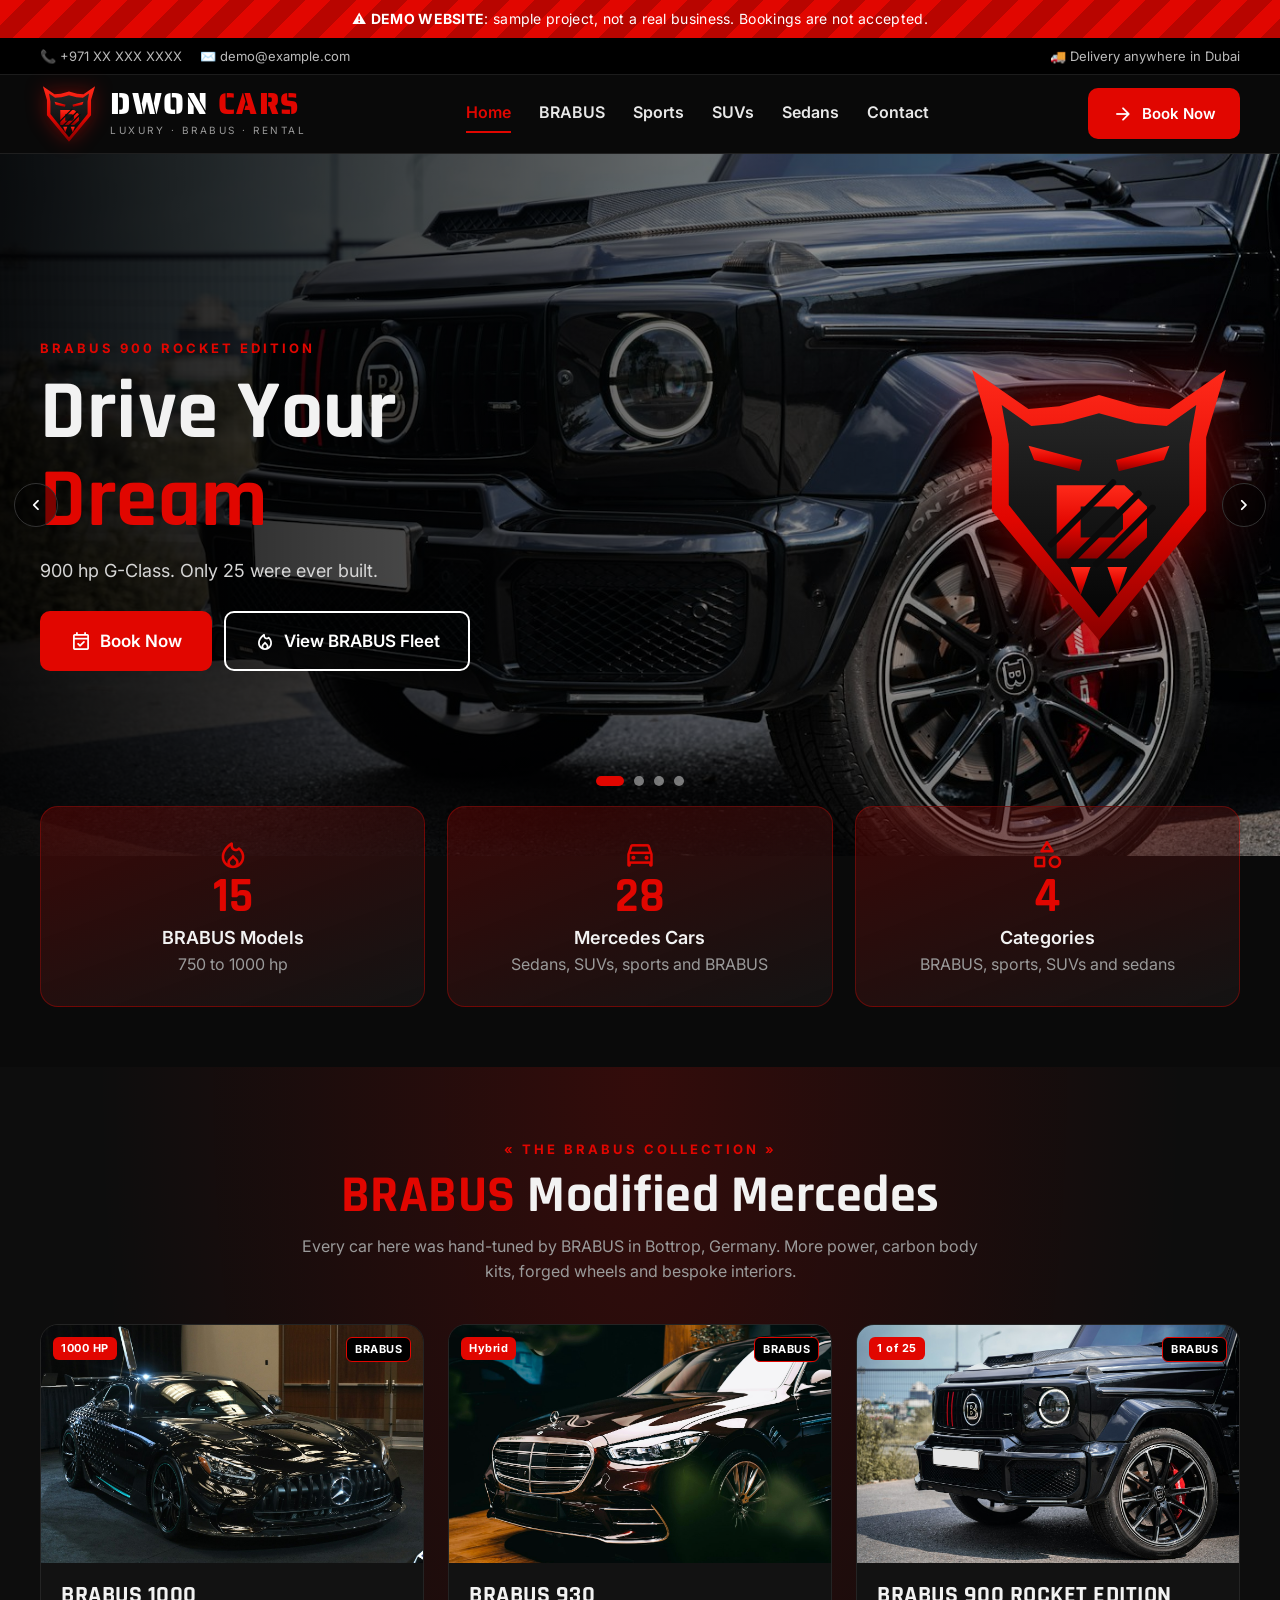
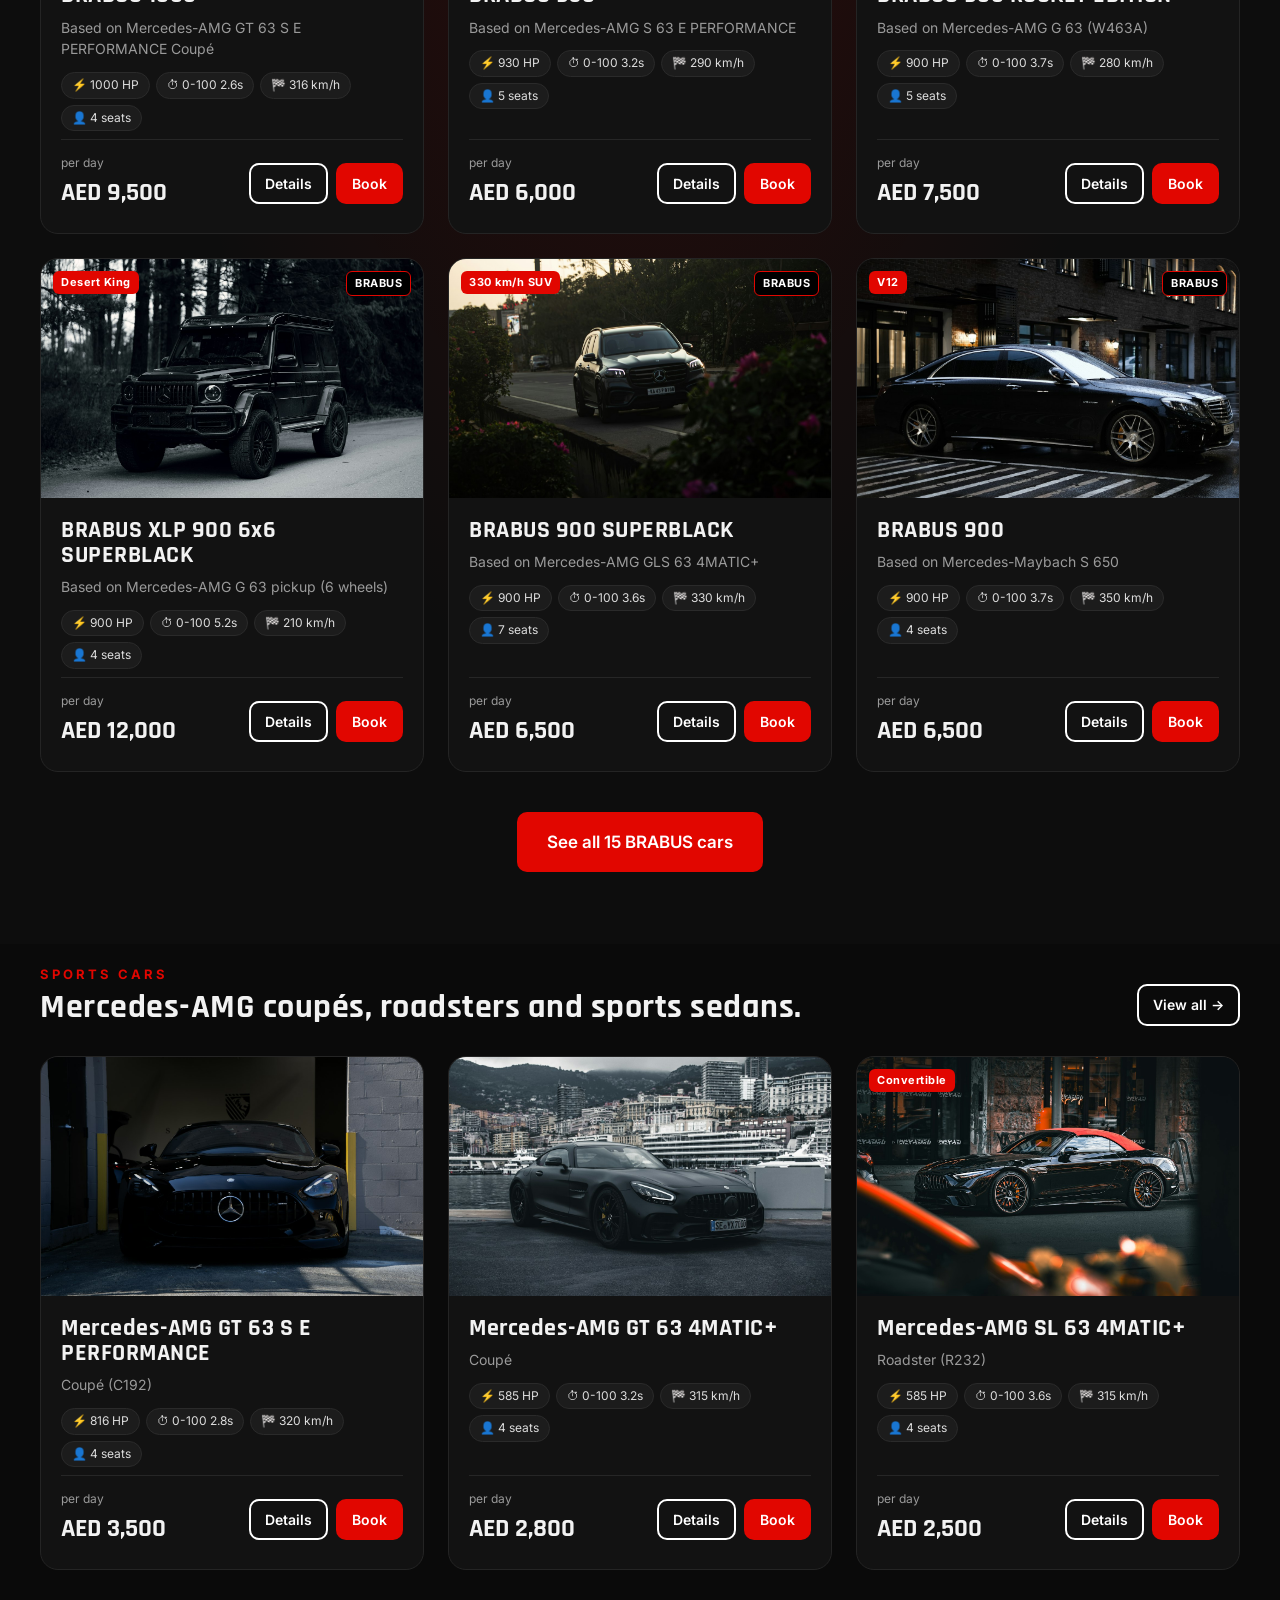
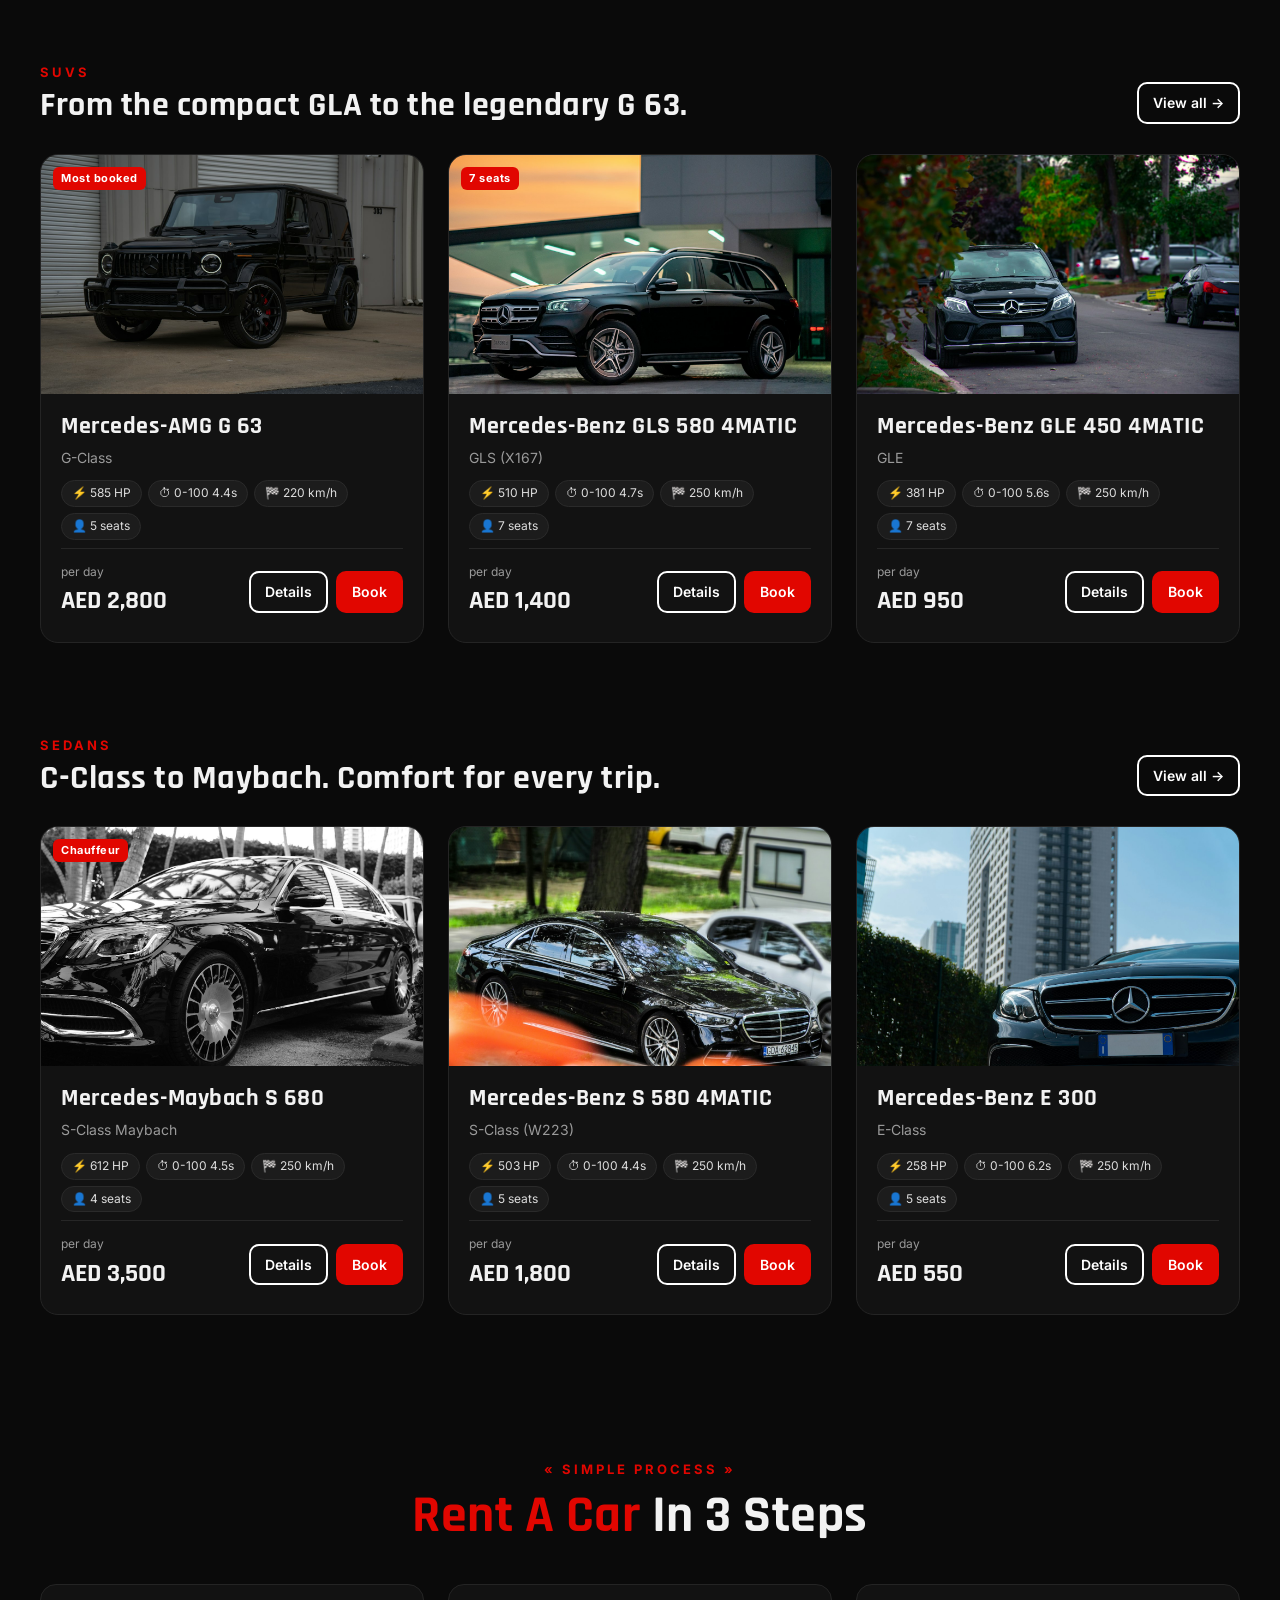
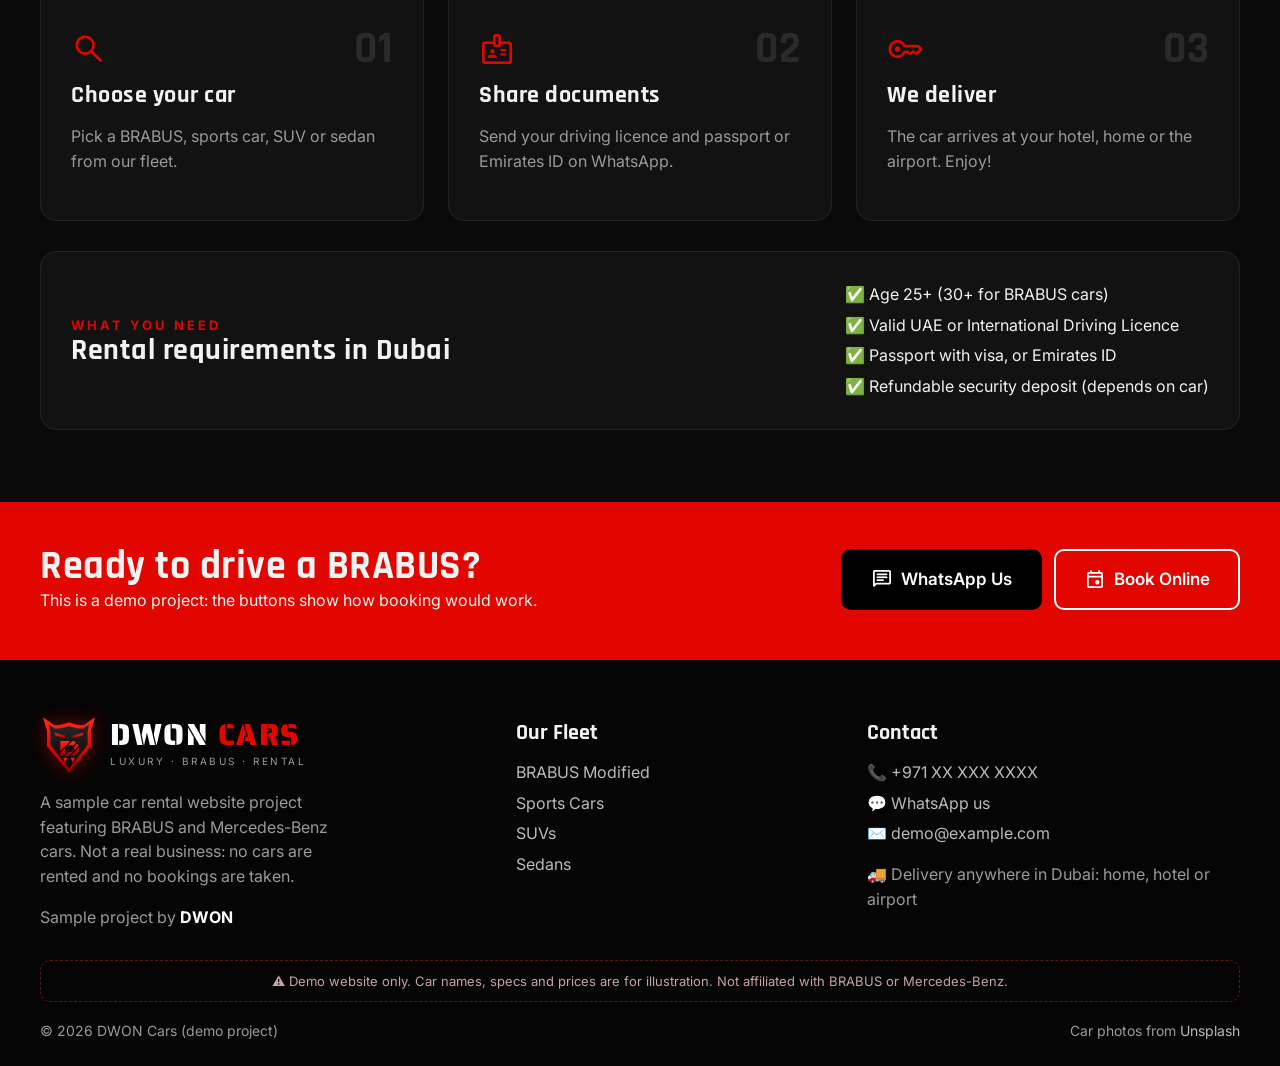
<file: index.html>
<!DOCTYPE html>
<html lang="en">
<head>
  <meta charset="UTF-8">
  <meta name="viewport" content="width=device-width, initial-scale=1.0">
  <title>DWON Cars (Demo) | Sample Car Rental Website</title>
  <meta name="description" content="Demo website: a sample car rental project featuring BRABUS and Mercedes-Benz cars. Not a real business.">
  <meta name="robots" content="noindex, nofollow">
  <link rel="icon" href="images/logo/dwon-emblem.svg" type="image/svg+xml">
  <link rel="preconnect" href="https://fonts.googleapis.com">
  <link rel="preconnect" href="https://fonts.gstatic.com" crossorigin>
  <link href="https://fonts.googleapis.com/css2?family=Rajdhani:wght@600;700&family=Saira+Stencil+One&family=Inter:wght@400;500;600;700&display=swap" rel="stylesheet">
  <link href="https://fonts.googleapis.com/css2?family=Material+Symbols+Rounded" rel="stylesheet">
  <link rel="stylesheet" href="css/style.css">
</head>
<body data-page="home">
  <div id="header"></div>

  <!-- Hero slider (script.js isme slides bharta hai) -->
  <section class="hero" id="hero"></section>

  <!-- Teen stats -->
  <div class="container">
    <div class="stats">
      <div class="stat"><span class="icon">local_fire_department</span><div class="stat-num" id="brabusCount">15</div>
        <div class="stat-title">BRABUS Models</div><div class="muted">750 to 1000 hp</div></div>
      <div class="stat"><span class="icon">directions_car</span><div class="stat-num" id="carCount">28</div>
        <div class="stat-title">Mercedes Cars</div><div class="muted">Sedans, SUVs, sports and BRABUS</div></div>
      <div class="stat"><span class="icon">category</span><div class="stat-num">4</div>
        <div class="stat-title">Categories</div><div class="muted">BRABUS, sports, SUVs and sedans</div></div>
    </div>
  </div>

  <!-- BRABUS collection (sabse zyada focus) -->
  <section class="section brabus-band" style="margin-top:60px">
    <div class="container">
      <div class="section-title">
        <div class="eyebrow">« The BRABUS Collection »</div>
        <h2 class="heading"><span class="red">BRABUS</span> Modified Mercedes</h2>
        <p>Every car here was hand-tuned by BRABUS in Bottrop, Germany. More power, carbon body kits,
           forged wheels and bespoke interiors.</p>
      </div>
      <div class="grid" id="brabusGrid"></div>
      <div style="text-align:center;margin-top:40px">
        <a class="btn btn-red btn-lg" href="cars.html?type=modified" id="brabusAll">See all BRABUS cars</a>
      </div>
    </div>
  </section>

  <!-- Baaki segments -->
  <section class="section" style="padding-top:20px">
    <div class="container">
      <div class="row-title">
        <div><div class="eyebrow">Sports Cars</div><h3 class="heading">Mercedes-AMG coupés, roadsters and sports sedans.</h3></div>
        <a class="btn btn-outline btn-sm" href="cars.html?type=sports">View all →</a>
      </div>
      <div class="grid" id="sportsGrid"></div>
    </div>
  </section>

  <section class="section" style="padding-top:20px">
    <div class="container">
      <div class="row-title">
        <div><div class="eyebrow">SUVs</div><h3 class="heading">From the compact GLA to the legendary G 63.</h3></div>
        <a class="btn btn-outline btn-sm" href="cars.html?type=suv">View all →</a>
      </div>
      <div class="grid" id="suvGrid"></div>
    </div>
  </section>

  <section class="section" style="padding-top:20px">
    <div class="container">
      <div class="row-title">
        <div><div class="eyebrow">Sedans</div><h3 class="heading">C-Class to Maybach. Comfort for every trip.</h3></div>
        <a class="btn btn-outline btn-sm" href="cars.html?type=sedan">View all →</a>
      </div>
      <div class="grid" id="sedanGrid"></div>
    </div>
  </section>

  <!-- 3 steps -->
  <section class="section">
    <div class="container">
      <div class="section-title">
        <div class="eyebrow">« Simple Process »</div>
        <h2 class="heading"><span class="red">Rent A Car</span> In 3 Steps</h2>
      </div>
      <div class="grid">
        <div class="dark-card"><div class="step-top"><span class="icon">search</span><span class="step-num">01</span></div>
          <h3 class="heading" style="font-size:24px">Choose your car</h3>
          <p class="muted">Pick a BRABUS, sports car, SUV or sedan from our fleet.</p></div>
        <div class="dark-card"><div class="step-top"><span class="icon">badge</span><span class="step-num">02</span></div>
          <h3 class="heading" style="font-size:24px">Share documents</h3>
          <p class="muted">Send your driving licence and passport or Emirates ID on WhatsApp.</p></div>
        <div class="dark-card"><div class="step-top"><span class="icon">key</span><span class="step-num">03</span></div>
          <h3 class="heading" style="font-size:24px">We deliver</h3>
          <p class="muted">The car arrives at your hotel, home or the airport. Enjoy!</p></div>
      </div>

      <div class="dark-card req" style="margin-top:30px">
        <div><div class="eyebrow">What you need</div><h3 class="heading" style="font-size:30px">Rental requirements in Dubai</h3></div>
        <ul>
          <li>✅ Age 25+ (30+ for BRABUS cars)</li>
          <li>✅ Valid UAE or International Driving Licence</li>
          <li>✅ Passport with visa, or Emirates ID</li>
          <li>✅ Refundable security deposit (depends on car)</li>
        </ul>
      </div>
    </div>
  </section>

  <!-- CTA -->
  <section class="cta">
    <div class="container">
      <div>
        <h2 class="heading" style="font-size:40px">Ready to drive a BRABUS?</h2>
        <div>This is a demo project: the buttons show how booking would work.</div>
      </div>
      <div class="hero-buttons">
        <a class="btn btn-black btn-lg" id="ctaWhatsapp" target="_blank"><span class="icon">chat</span> WhatsApp Us</a>
        <a class="btn btn-outline btn-lg" href="book.html"><span class="icon">event</span> Book Online</a>
      </div>
    </div>
  </section>

  <div id="footer"></div>

  <script src="js/config.js"></script>
  <script src="js/cars-data.js"></script>
  <script src="js/site.js"></script>
</body>
</html>
</file>
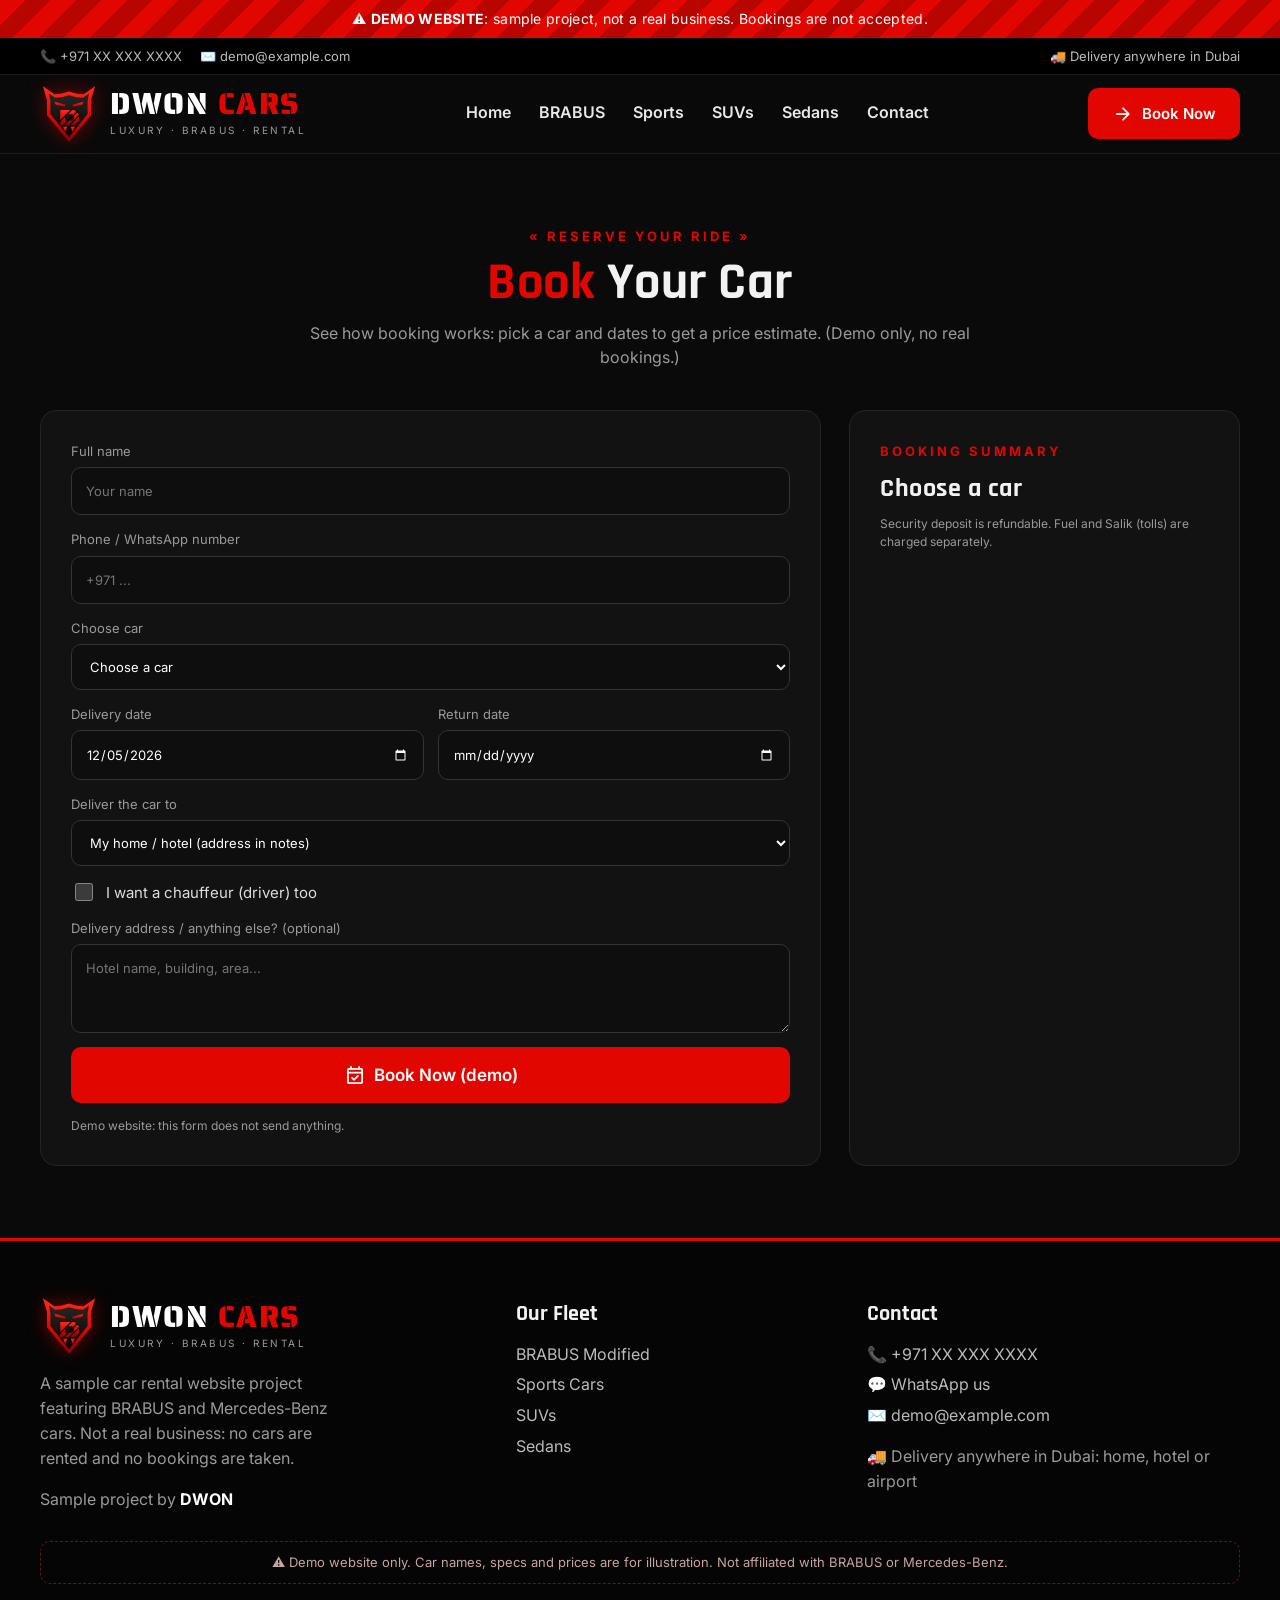
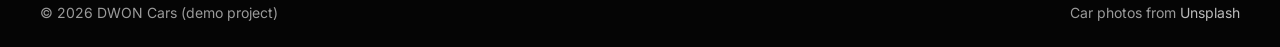
<file: book.html>
<!DOCTYPE html>
<html lang="en">
<head>
  <meta charset="UTF-8">
  <meta name="viewport" content="width=device-width, initial-scale=1.0">
  <meta name="robots" content="noindex, nofollow">
  <title>Book a Car | DWON Cars (Demo)</title>
  <link rel="icon" href="images/logo/dwon-emblem.svg" type="image/svg+xml">
  <link href="https://fonts.googleapis.com/css2?family=Rajdhani:wght@600;700&family=Saira+Stencil+One&family=Inter:wght@400;500;600;700&display=swap" rel="stylesheet">
  <link href="https://fonts.googleapis.com/css2?family=Material+Symbols+Rounded" rel="stylesheet">
  <link rel="stylesheet" href="css/style.css">
</head>
<body data-page="book">
  <div id="header"></div>

  <section class="section">
    <div class="container">
      <div class="section-title">
        <div class="eyebrow">« Reserve Your Ride »</div>
        <h2 class="heading"><span class="red">Book</span> Your Car</h2>
        <p>See how booking works: pick a car and dates to get a price estimate. (Demo only, no real bookings.)</p>
      </div>

      <div class="book-grid">
        <!-- Form -->
        <form class="dark-card form" id="bookForm">
          <label>Full name <input id="bName" required placeholder="Your name"></label>
          <label>Phone / WhatsApp number <input id="bPhone" type="tel" required placeholder="+971 ..."></label>
          <label>Choose car <select id="bCar" required></select></label>
          <div class="two">
            <label>Delivery date <input id="bFrom" type="date" required></label>
            <label>Return date <input id="bTo" type="date" required></label>
          </div>
          <label>Deliver the car to <select id="bPlace"></select></label>
          <label class="check"><input id="bDriver" type="checkbox"> I want a chauffeur (driver) too</label>
          <label>Delivery address / anything else? (optional) <textarea id="bNotes" rows="3" placeholder="Hotel name, building, area..."></textarea></label>
          <button class="btn btn-red btn-lg" type="submit"><span class="icon">event_available</span> Book Now (demo)</button>
          <p class="muted" style="font-size:12px;margin:0">Demo website: this form does not send anything.</p>
        </form>

        <!-- Summary -->
        <div class="dark-card summary">
          <div class="eyebrow" style="margin-bottom:12px">Booking summary</div>
          <img id="sumImg" alt="">
          <h3 class="heading" id="sumName" style="font-size:26px;margin:14px 0 4px">Choose a car</h3>
          <div class="muted" id="sumDays"></div>
          <div class="price" id="sumTotal" style="font-size:36px"></div>
          <p class="muted" style="font-size:12px">Security deposit is refundable. Fuel and Salik (tolls) are charged separately.</p>
        </div>
      </div>
    </div>
  </section>

  <div class="toast" id="toast"></div>
  <div id="footer"></div>
  <script src="js/config.js"></script>
  <script src="js/cars-data.js"></script>
  <script src="js/site.js"></script>
</body>
</html>
</file>
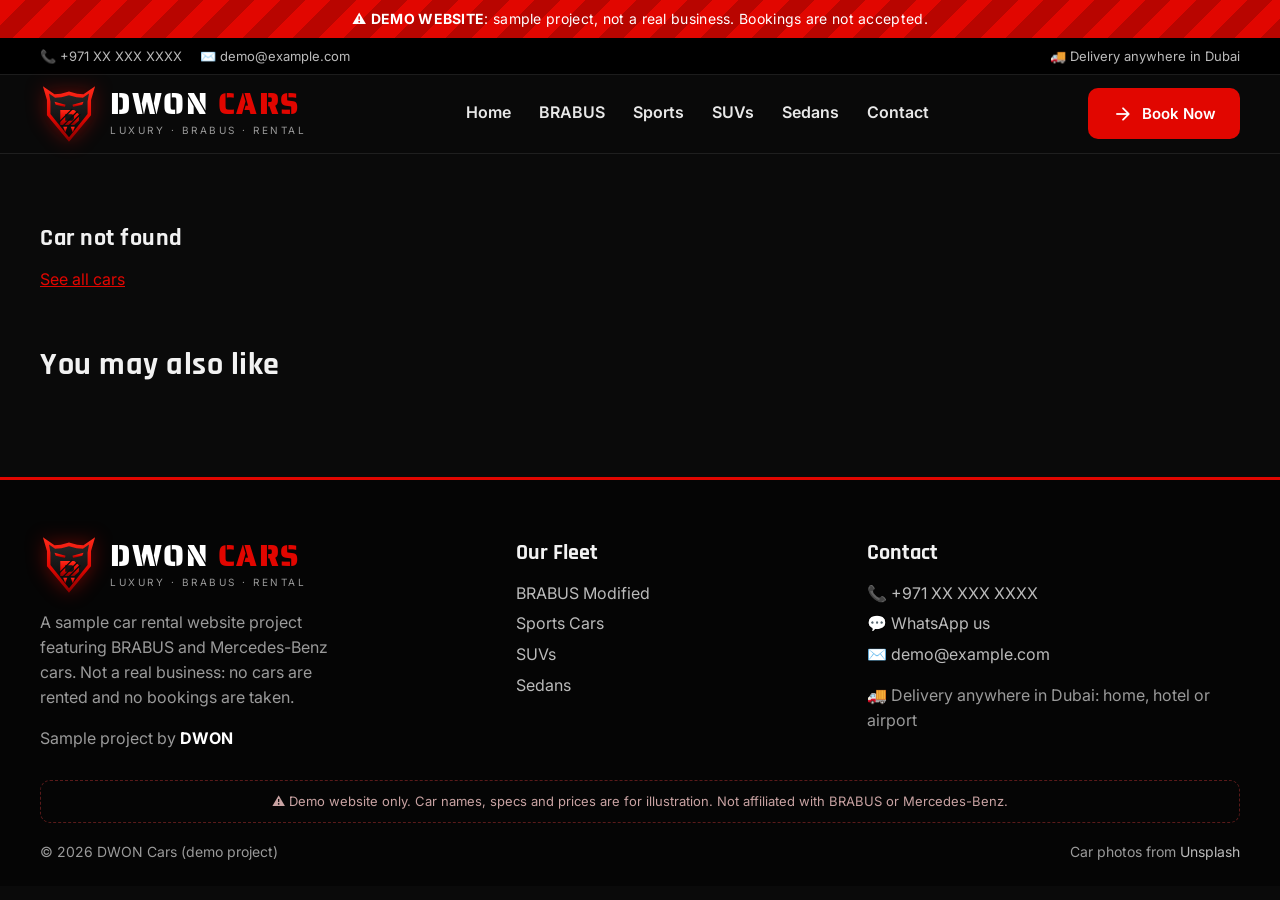
<file: car.html>
<!DOCTYPE html>
<html lang="en">
<head>
  <meta charset="UTF-8">
  <meta name="viewport" content="width=device-width, initial-scale=1.0">
  <meta name="robots" content="noindex, nofollow">
  <title>Car Details | DWON Cars (Demo)</title>
  <link rel="icon" href="images/logo/dwon-emblem.svg" type="image/svg+xml">
  <link href="https://fonts.googleapis.com/css2?family=Rajdhani:wght@600;700&family=Saira+Stencil+One&family=Inter:wght@400;500;600;700&display=swap" rel="stylesheet">
  <link href="https://fonts.googleapis.com/css2?family=Material+Symbols+Rounded" rel="stylesheet">
  <link rel="stylesheet" href="css/style.css">
</head>
<body data-page="car">
  <div id="header"></div>

  <section class="section">
    <div class="container">
      <div id="carDetail"></div>
      <h2 class="heading" style="font-size:32px;margin:56px 0 24px">You may also like</h2>
      <div class="grid" id="moreGrid"></div>
    </div>
  </section>

  <div id="footer"></div>
  <script src="js/config.js"></script>
  <script src="js/cars-data.js"></script>
  <script src="js/site.js"></script>
</body>
</html>
</file>
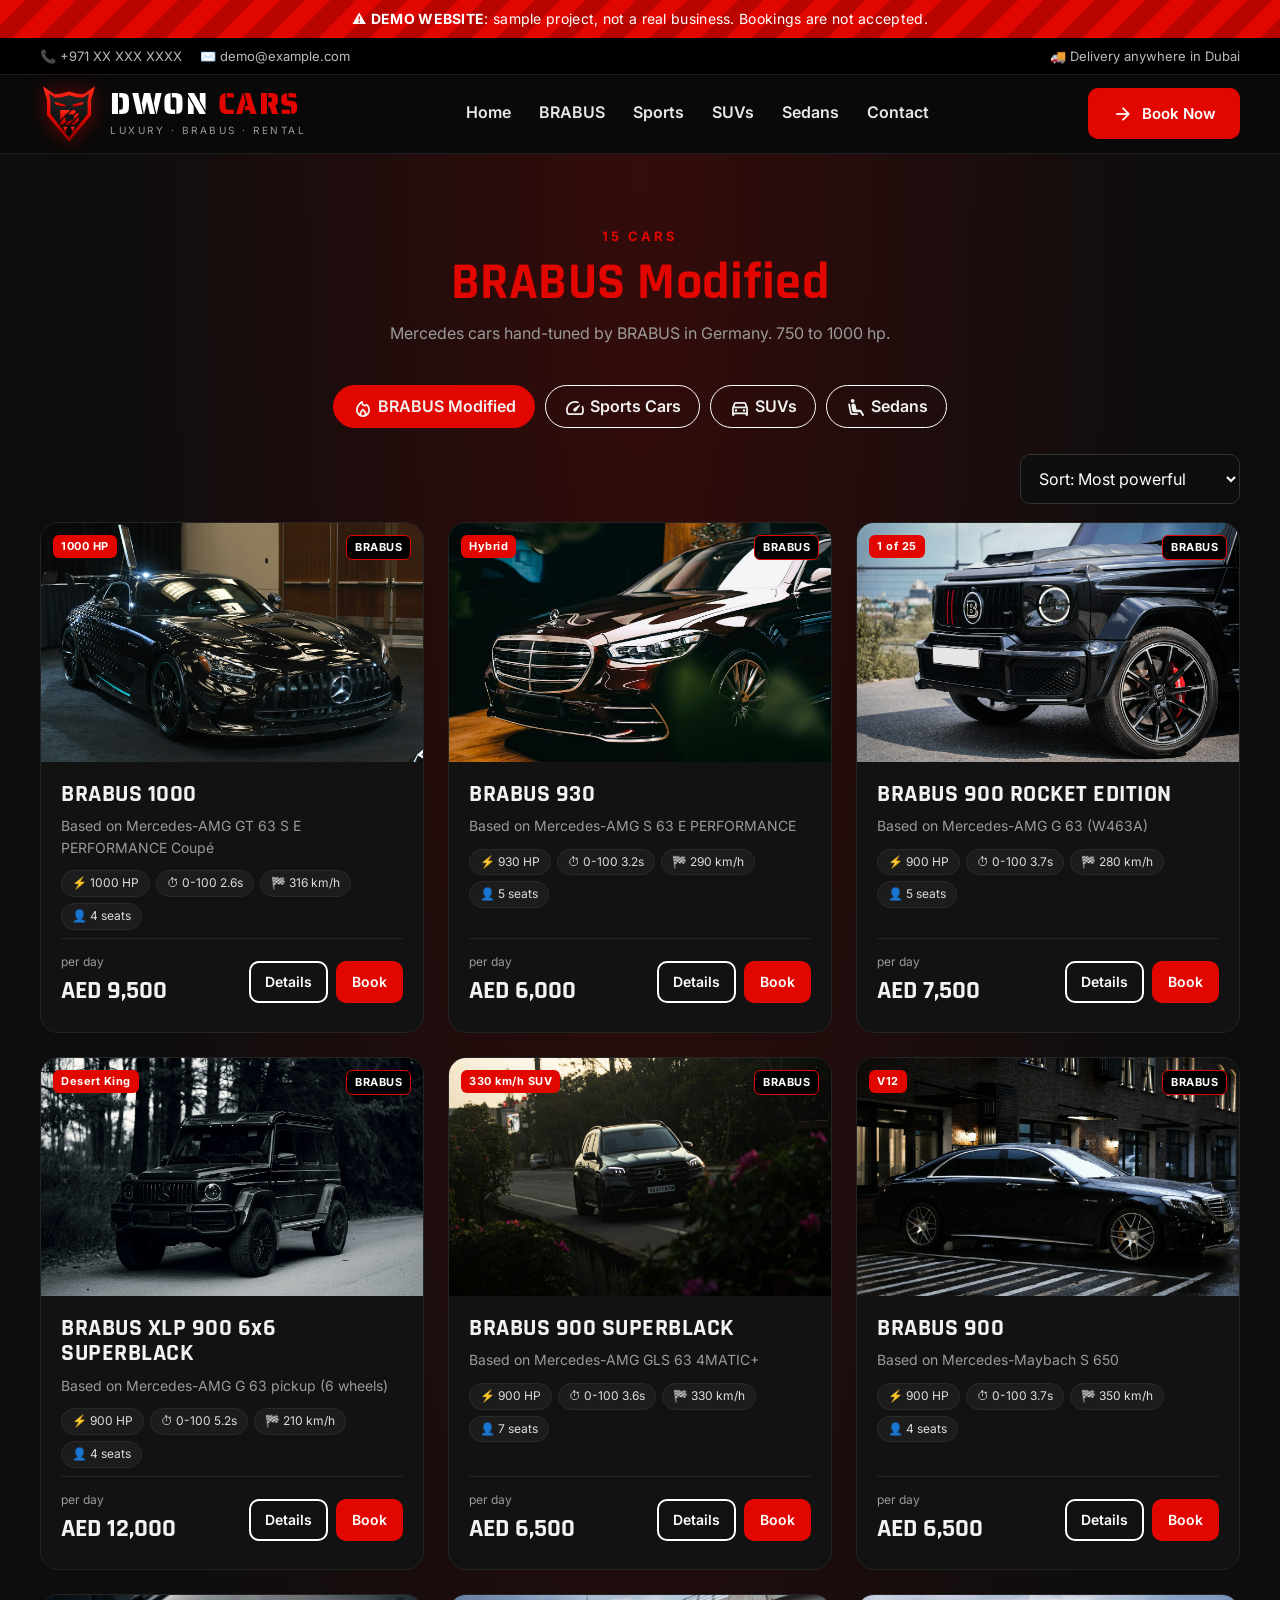
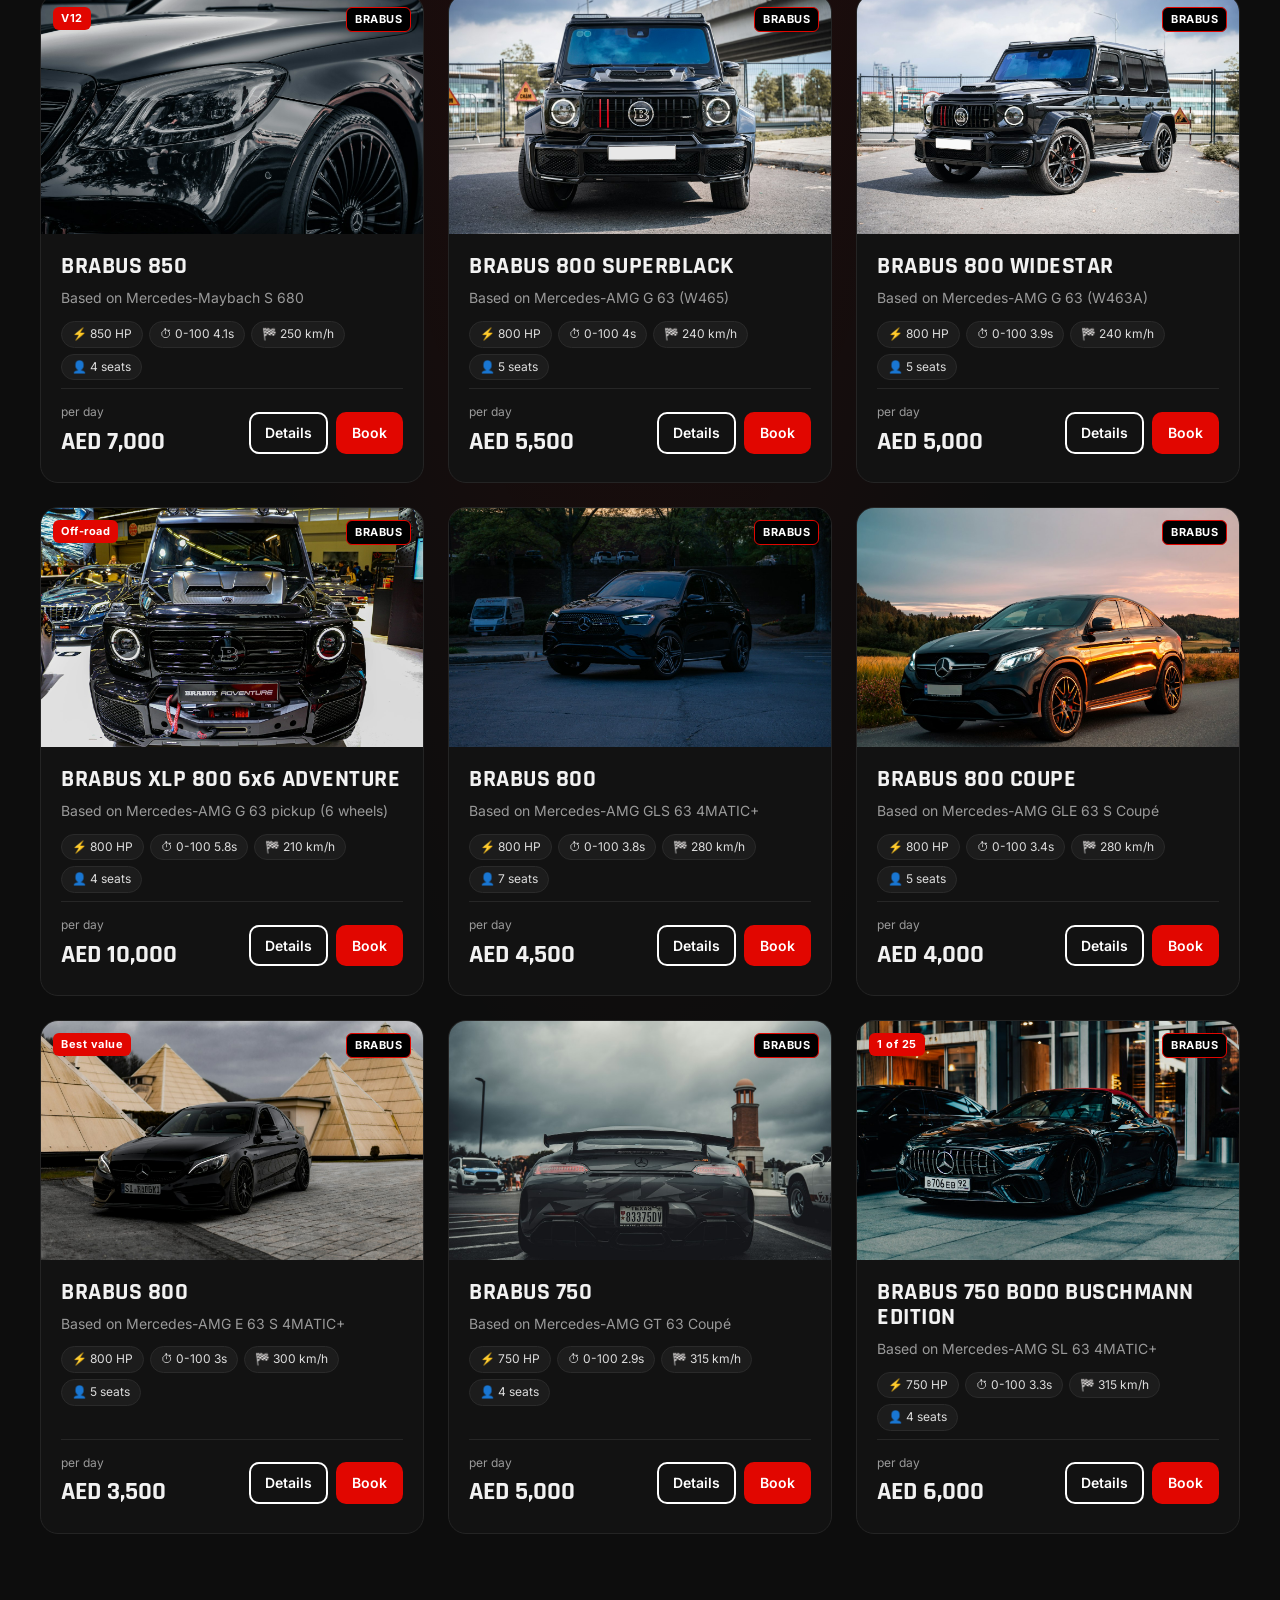
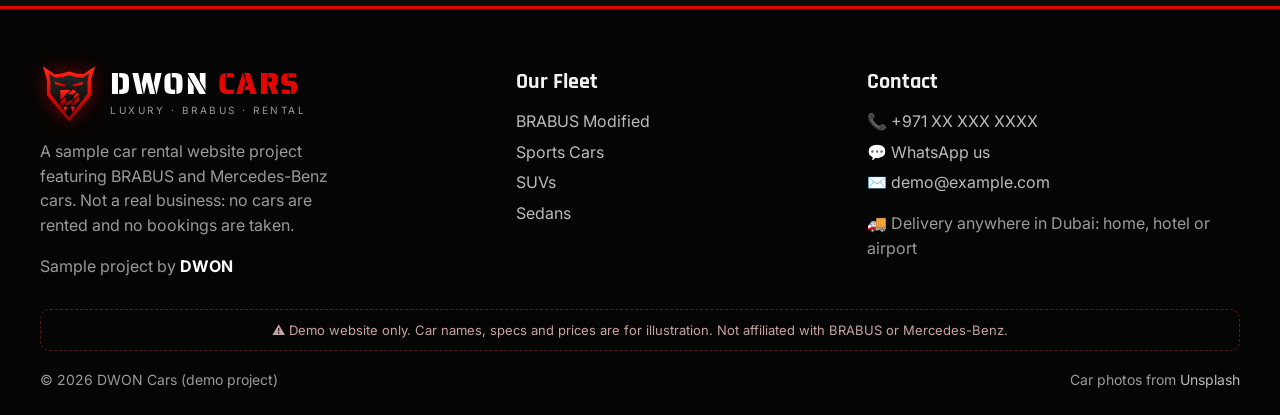
<file: cars.html>
<!DOCTYPE html>
<html lang="en">
<head>
  <meta charset="UTF-8">
  <meta name="viewport" content="width=device-width, initial-scale=1.0">
  <meta name="robots" content="noindex, nofollow">
  <title>Our Cars | DWON Cars (Demo)</title>
  <link rel="icon" href="images/logo/dwon-emblem.svg" type="image/svg+xml">
  <link href="https://fonts.googleapis.com/css2?family=Rajdhani:wght@600;700&family=Saira+Stencil+One&family=Inter:wght@400;500;600;700&display=swap" rel="stylesheet">
  <link href="https://fonts.googleapis.com/css2?family=Material+Symbols+Rounded" rel="stylesheet">
  <link rel="stylesheet" href="css/style.css">
</head>
<body data-page="cars">
  <div id="header"></div>

  <section class="section brabus-band">
    <div class="container">
      <div class="section-title">
        <div class="eyebrow" id="segEyebrow"></div>
        <h2 class="heading red" id="segTitle"></h2>
        <p id="segSubtitle"></p>
      </div>
      <div class="seg-buttons" id="segButtons"></div>
      <div class="toolbar">
        <select id="sort" aria-label="Sort by">
          <option value="power">Sort: Most powerful</option>
          <option value="low">Sort: Price low to high</option>
          <option value="high">Sort: Price high to low</option>
        </select>
      </div>
      <div class="grid" id="carGrid"></div>
    </div>
  </section>

  <div id="footer"></div>
  <script src="js/config.js"></script>
  <script src="js/cars-data.js"></script>
  <script src="js/site.js"></script>
</body>
</html>
</file>
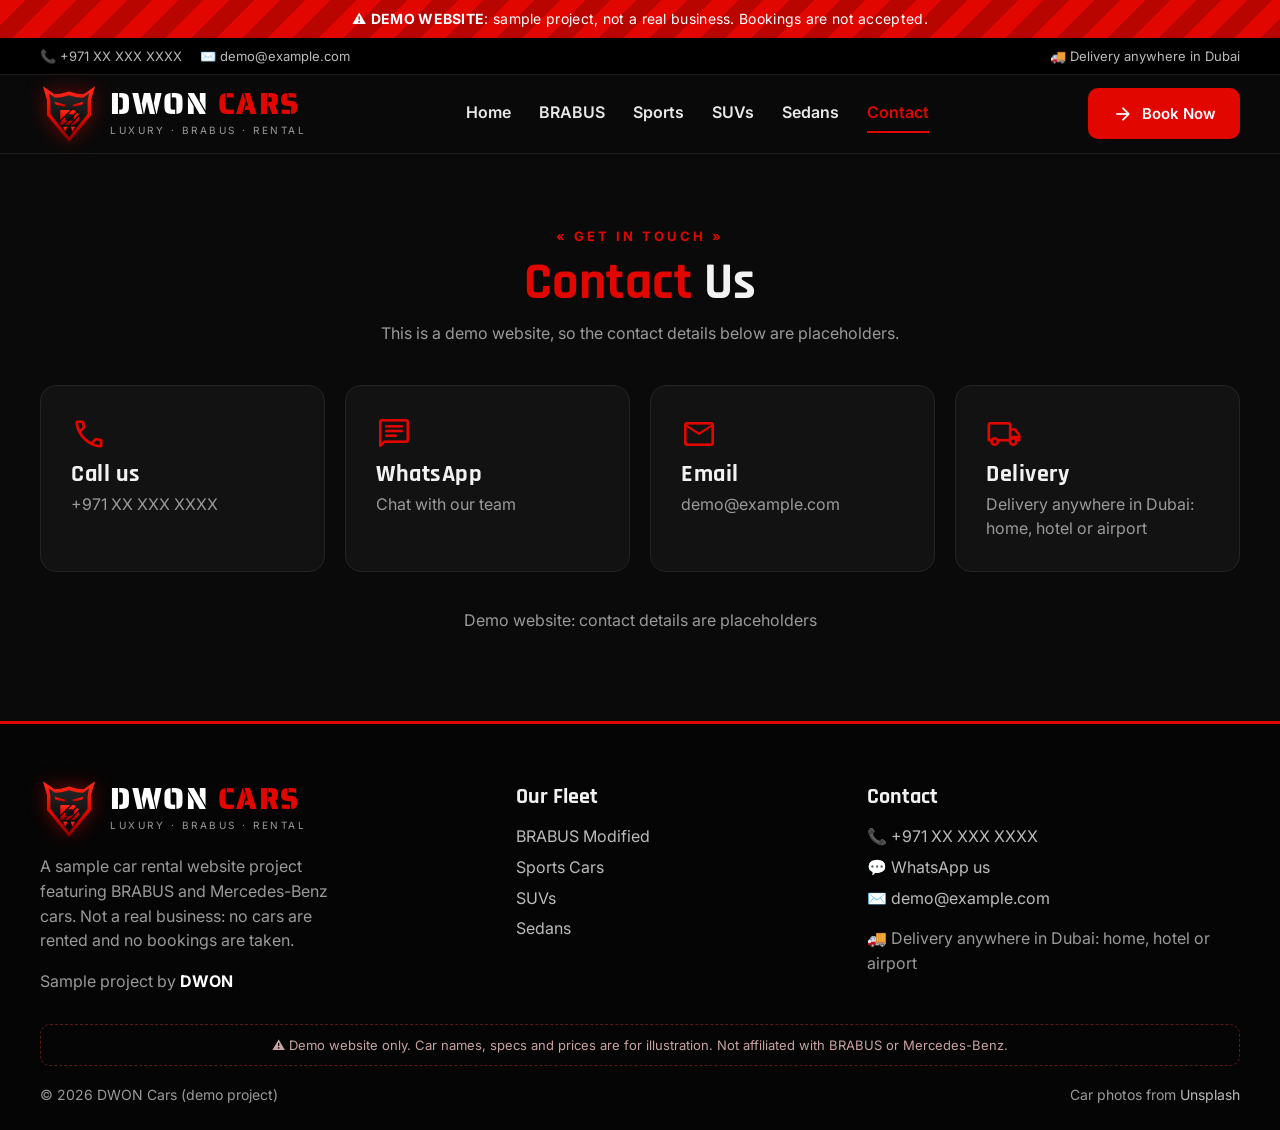
<file: contact.html>
<!DOCTYPE html>
<html lang="en">
<head>
  <meta charset="UTF-8">
  <meta name="viewport" content="width=device-width, initial-scale=1.0">
  <meta name="robots" content="noindex, nofollow">
  <title>Contact | DWON Cars (Demo)</title>
  <link rel="icon" href="images/logo/dwon-emblem.svg" type="image/svg+xml">
  <link href="https://fonts.googleapis.com/css2?family=Rajdhani:wght@600;700&family=Saira+Stencil+One&family=Inter:wght@400;500;600;700&display=swap" rel="stylesheet">
  <link href="https://fonts.googleapis.com/css2?family=Material+Symbols+Rounded" rel="stylesheet">
  <link rel="stylesheet" href="css/style.css">
</head>
<body data-page="contact">
  <div id="header"></div>

  <section class="section">
    <div class="container">
      <div class="section-title">
        <div class="eyebrow">« Get In Touch »</div>
        <h2 class="heading"><span class="red">Contact</span> Us</h2>
        <p>This is a demo website, so the contact details below are placeholders.</p>
      </div>
      <div class="contact-grid" id="contactGrid"></div>
      <p class="muted" id="openHours" style="text-align:center;margin-top:36px"></p>
    </div>
  </section>

  <div id="footer"></div>
  <script src="js/config.js"></script>
  <script src="js/cars-data.js"></script>
  <script src="js/site.js"></script>
</body>
</html>
</file>
<file: css/style.css>
/* ============================================================
   DWON Cars: poori website ka design (dark + laal)
   Rang badalne ho toh sirf neeche :root mein badlo.
   ============================================================ */

:root {
  --red: #e10600;
  --red-dark: #8a0000;
  --black: #0a0a0a;
  --card: #121212;
  --line: #242424;
  --text: #f2f2f2;
  --muted: #9a9a9a;
  --radius: 18px;
}

* { box-sizing: border-box; }
html { scroll-behavior: smooth; }
body {
  margin: 0;
  background: var(--black);
  color: var(--text);
  font-family: "Inter", sans-serif;
  line-height: 1.55;
}
img { max-width: 100%; display: block; }
a { color: inherit; }
.red { color: var(--red); }
.muted { color: var(--muted); }
.heading { font-family: "Rajdhani", sans-serif; font-weight: 700; letter-spacing: .5px; line-height: 1.05; margin: 0; }
.brand-font { font-family: "Saira Stencil One", sans-serif; font-weight: 400; }
.eyebrow { color: var(--red); font-weight: 700; letter-spacing: 3px; font-size: 13px; text-transform: uppercase; }
.container { width: 100%; max-width: 1240px; margin: 0 auto; padding: 0 20px; }
.section { padding: 72px 0; }
.icon { font-family: "Material Symbols Rounded"; font-weight: normal; font-style: normal; line-height: 1;
        display: inline-block; vertical-align: middle; font-size: 22px; }

/* ---------- Buttons ---------- */
.btn {
  display: inline-flex; align-items: center; gap: 8px; justify-content: center;
  padding: 12px 22px; border-radius: 10px; font-weight: 600; font-size: 15px;
  text-decoration: none; border: 2px solid transparent; cursor: pointer; transition: .2s;
  font-family: inherit;
}
.btn-red { background: var(--red); color: #fff; }
.btn-red:hover { background: #ff1a10; box-shadow: 0 10px 30px -10px rgba(225,6,0,.8); }
.btn-outline { border-color: #fff; color: #fff; background: transparent; }
.btn-outline:hover { background: #fff; color: #000; }
.btn-black { background: #000; color: #fff; }
.btn-lg { padding: 15px 28px; font-size: 17px; }
.btn-sm { padding: 8px 14px; font-size: 14px; }

/* ---------- Demo banner (sample website hai, asli business nahi) ---------- */
.demo-banner {
  background: repeating-linear-gradient(135deg, #e10600 0 18px, #b80500 18px 36px);
  color: #fff; text-align: center; font-size: 14px; padding: 8px 16px; letter-spacing: .3px;
}
.demo-note { border: 1px dashed #5a1a1a; border-radius: 10px; padding: 10px 14px; margin: 0 0 18px;
             font-size: 13px; color: #c9a3a3; text-align: center; }

/* ---------- Top bar + header ---------- */
.topbar { background: #000; border-bottom: 1px solid #1c1c1c; font-size: 13px; color: #bbb; }
.topbar .container { display: flex; justify-content: space-between; gap: 16px; padding-top: 8px; padding-bottom: 8px; }
.topbar span { margin-right: 18px; }
.header { position: sticky; top: 0; z-index: 50; background: rgba(10,10,10,.97); border-bottom: 1px solid #1f1f1f; }
.header .container { display: flex; align-items: center; justify-content: space-between; gap: 16px; padding-top: 10px; padding-bottom: 10px; }
.logo { display: flex; align-items: center; gap: 12px; text-decoration: none; }
.logo img { width: 58px; height: 58px; filter: drop-shadow(0 0 10px rgba(225,6,0,.45)); }
.logo-name { font-size: 30px; line-height: 1; color: #fff; letter-spacing: 1.5px; }
.logo-name span { color: var(--red); }
.logo-sub { font-size: 10px; letter-spacing: 2.5px; color: var(--muted); margin-top: 4px; }
.nav { display: flex; gap: 28px; }
.nav a { text-decoration: none; font-weight: 600; color: #e8e8e8; padding: 6px 0; border-bottom: 2px solid transparent; transition: .2s; }
.nav a:hover, .nav a.active { color: var(--red); border-bottom-color: var(--red); }
.menu-btn { display: none; background: none; border: 0; color: #fff; cursor: pointer; }
.menu-btn .icon { font-size: 32px; }

/* ---------- Hero slider ---------- */
.hero { position: relative; height: 78vh; min-height: 520px; max-height: 820px; overflow: hidden; background: #000; perspective: 1600px; }
.slide {
  position: absolute; inset: 0; background-size: cover; background-position: center;
  opacity: 0; visibility: hidden;
}
.slide::before { /* kaala shade taaki text saaf dikhe */
  content: ""; position: absolute; inset: 0;
  background: linear-gradient(90deg, rgba(0,0,0,.92) 0%, rgba(0,0,0,.6) 45%, rgba(0,0,0,.15) 100%);
}
.slide.active { opacity: 1; visibility: visible; z-index: 2; animation: slideIn 1s cubic-bezier(.2,.8,.2,1); }
.slide.leaving { opacity: 1; visibility: visible; z-index: 1; } /* purani slide peeche dikhti rahe, kaala flash na aaye */
/* Halka sa 3D ghoomna (pehle se bahut kam) */
@keyframes slideIn {
  from { transform: rotateY(-14deg) scale(.96); opacity: 0; }
  to   { transform: rotateY(0) scale(1); opacity: 1; }
}
.hero-content { position: relative; height: 100%; display: flex; align-items: center; justify-content: space-between; gap: 30px; }
.hero-text { max-width: 620px; }
.hero-title { font-size: clamp(44px, 6.5vw, 86px); margin: 12px 0; }
.hero-desc { font-size: 18px; color: #d6d6d6; margin: 0 0 26px; }
.hero-buttons { display: flex; gap: 12px; flex-wrap: wrap; }
.hero-logo { width: clamp(180px, 22vw, 290px); filter: drop-shadow(0 0 40px rgba(225,6,0,.55)); animation: float 5s ease-in-out infinite; }
@keyframes float { 50% { transform: translateY(-12px); } }
.hero-arrow {
  position: absolute; top: 50%; transform: translateY(-50%); z-index: 5;
  background: rgba(0,0,0,.45); border: 1px solid #333; color: #fff; width: 44px; height: 44px;
  border-radius: 50%; cursor: pointer; display: flex; align-items: center; justify-content: center;
}
.hero-arrow:hover { background: var(--red); border-color: var(--red); }
.hero-arrow.prev { left: 14px; }
.hero-arrow.next { right: 14px; }
.hero-dots { position: absolute; bottom: 70px; left: 0; right: 0; display: flex; justify-content: center; gap: 10px; z-index: 5; }
.hero-dots button { width: 10px; height: 10px; border-radius: 50%; border: 0; background: rgba(255,255,255,.45); cursor: pointer; padding: 0; }
.hero-dots button.active { background: var(--red); width: 28px; border-radius: 6px; }

/* ---------- Stats ---------- */
.stats { display: grid; grid-template-columns: repeat(3, 1fr); gap: 22px; margin-top: -50px; position: relative; z-index: 6; }
.stat {
  text-align: center; padding: 30px 20px; border-radius: var(--radius);
  background: linear-gradient(160deg, rgba(225,6,0,.22), rgba(20,20,20,.95));
  border: 1px solid rgba(225,6,0,.35);
}
.stat .icon { color: var(--red); font-size: 34px; }
.stat-num { font-family: "Rajdhani", sans-serif; font-weight: 700; font-size: 48px; color: var(--red); line-height: 1.1; }
.stat-title { font-weight: 600; font-size: 18px; }

/* ---------- Section titles ---------- */
.section-title { text-align: center; margin-bottom: 40px; }
.section-title h2 { font-size: clamp(32px, 4.5vw, 52px); margin: 10px 0; }
.section-title p { max-width: 680px; margin: 0 auto; color: var(--muted); }
.row-title { display: flex; justify-content: space-between; align-items: flex-end; gap: 16px; margin-bottom: 30px; }
.row-title h3 { font-size: clamp(24px, 3vw, 34px); margin-top: 6px; }
.brabus-band { background: radial-gradient(ellipse at top, rgba(225,6,0,.18), transparent 60%), #0d0d0d; }

/* ---------- Car cards ---------- */
.grid { display: grid; grid-template-columns: repeat(3, 1fr); gap: 24px; }
.car-card {
  background: var(--card); border: 1px solid var(--line); border-radius: var(--radius); overflow: hidden;
  transition: transform .25s, border-color .25s, box-shadow .25s; display: flex; flex-direction: column;
}
.car-card:hover { transform: translateY(-6px); border-color: var(--red); box-shadow: 0 18px 40px -18px rgba(225,6,0,.55); }
.car-photo { position: relative; overflow: hidden; aspect-ratio: 16 / 10; background: #000; }
.car-photo img { width: 100%; height: 100%; object-fit: cover; transition: transform .5s; }
.car-card:hover .car-photo img { transform: scale(1.06); }
.tag { position: absolute; top: 12px; left: 12px; background: var(--red); color: #fff; font-size: 11px; font-weight: 700;
       border-radius: 6px; padding: 3px 8px; letter-spacing: .5px; }
.tag.brabus { left: auto; right: 12px; background: #000; border: 1px solid var(--red); }
.car-body { padding: 20px; display: flex; flex-direction: column; gap: 8px; flex: 1; }
.car-name { font-size: 24px; }
.chips { display: flex; flex-wrap: wrap; gap: 6px; margin-top: 4px; }
.chip { background: #1c1c1c; border: 1px solid #2a2a2a; border-radius: 999px; padding: 3px 10px; font-size: 12px; color: #ddd; }
.car-bottom { display: flex; justify-content: space-between; align-items: center; gap: 10px; margin-top: auto;
              padding-top: 14px; border-top: 1px solid #262626; }
.price { font-family: "Rajdhani", sans-serif; font-size: 26px; font-weight: 700; }
.per-day { font-size: 12px; color: var(--muted); }
.card-buttons { display: flex; gap: 8px; }

/* ---------- Steps / info cards ---------- */
.dark-card { background: var(--card); border: 1px solid var(--line); border-radius: 16px; padding: 30px; }
.step-top { display: flex; justify-content: space-between; align-items: center; }
.step-top .icon { color: var(--red); font-size: 36px; }
.step-num { font-family: "Rajdhani", sans-serif; font-weight: 700; font-size: 44px; color: #2a2a2a; }
.req { display: flex; justify-content: space-between; align-items: center; gap: 30px; flex-wrap: wrap; }
.req ul { margin: 0; padding: 0; list-style: none; display: grid; gap: 6px; }

/* ---------- CTA + footer ---------- */
.cta { background: var(--red); }
.cta .container { display: flex; justify-content: space-between; align-items: center; gap: 24px; padding-top: 44px; padding-bottom: 44px; flex-wrap: wrap; }
.footer { background: #050505; border-top: 3px solid var(--red); }
.footer-grid { display: grid; grid-template-columns: 1.4fr 1fr 1.2fr; gap: 40px; padding: 56px 20px 30px; }
.footer a { color: #bbb; text-decoration: none; display: block; margin: 6px 0; }
.footer a:hover { color: var(--red); }
.footer a.logo { display: flex; margin: 0 0 12px; }
.footer h4 { font-family: "Rajdhani", sans-serif; font-size: 22px; margin: 0 0 10px; }
.copyright { display: flex; justify-content: space-between; gap: 10px; flex-wrap: wrap; padding: 0 20px 24px; font-size: 14px; color: var(--muted); }

/* ---------- Segment page ---------- */
.seg-buttons { display: flex; justify-content: center; flex-wrap: wrap; gap: 10px; margin-bottom: 26px; }
.seg-buttons a { text-decoration: none; border: 1px solid #fff; border-radius: 999px; padding: 8px 18px; font-weight: 600; }
.seg-buttons a.active { background: var(--red); border-color: var(--red); }
.toolbar { display: flex; justify-content: flex-end; margin-bottom: 18px; }
select, input, textarea {
  width: 100%; background: #0e0e0e; color: #fff; border: 1px solid #333; border-radius: 10px;
  padding: 13px 14px; font: inherit; color-scheme: dark;
}
select:focus, input:focus, textarea:focus { outline: none; border-color: var(--red); }
.toolbar select { width: auto; min-width: 220px; }

/* ---------- Car detail page ---------- */
.detail { display: grid; grid-template-columns: 1.1fr 1fr; gap: 40px; margin-top: 20px; }
.detail-photo { position: relative; border-radius: 20px; overflow: hidden; aspect-ratio: 4 / 3; }
.detail-photo img { width: 100%; height: 100%; object-fit: cover; }
.detail h1 { font-size: clamp(34px, 4vw, 50px); margin: 8px 0; }
.prices { display: flex; gap: 30px; align-items: flex-end; margin: 18px 0; }
.specs { display: grid; grid-template-columns: 1fr 1fr; column-gap: 48px; }
.spec { display: flex; justify-content: space-between; gap: 12px; border-bottom: 1px solid #222; padding: 12px 0; }
.spec b { text-align: right; }

/* ---------- Booking ---------- */
.book-grid { display: grid; grid-template-columns: 2fr 1fr; gap: 28px; }
.form { display: grid; gap: 14px; }
.form label { font-size: 13px; color: var(--muted); display: grid; gap: 6px; }
.two { display: grid; grid-template-columns: 1fr 1fr; gap: 14px; }
.check { display: flex !important; grid-template-columns: none; align-items: center; gap: 10px !important; color: #ddd !important; font-size: 15px !important; }
.check input { width: 18px; height: 18px; accent-color: var(--red); }
.summary img { border-radius: 12px; aspect-ratio: 16 / 10; object-fit: cover; width: 100%; background: #000; }
.toast { position: fixed; bottom: 24px; left: 50%; transform: translateX(-50%); background: #1d1d1d; border: 1px solid var(--red);
         padding: 12px 20px; border-radius: 10px; z-index: 100; display: none; }

/* ---------- Contact ---------- */
.contact-grid { display: grid; grid-template-columns: repeat(4, 1fr); gap: 20px; }
.contact-card { text-decoration: none; }
.contact-card .icon { color: var(--red); font-size: 36px; }

/* ---------- Mobile / tablet ---------- */
@media (max-width: 1000px) {
  .nav { display: none; position: absolute; top: 100%; left: 0; right: 0; background: #0a0a0a; flex-direction: column;
         gap: 0; border-bottom: 2px solid var(--red); }
  .nav.open { display: flex; }
  .nav a { padding: 14px 20px; border-bottom: 1px solid #1c1c1c; }
  .menu-btn { display: block; }
  .grid, .contact-grid { grid-template-columns: repeat(2, 1fr); }
  .detail, .book-grid { grid-template-columns: 1fr; }
  .footer-grid { grid-template-columns: 1fr 1fr; }
}
@media (max-width: 640px) {
  .hide-sm { display: none; }
  .logo img { width: 46px; height: 46px; }
  .logo-name { font-size: 24px; }
  .logo-sub { display: none; }
  .header .btn-red { display: none; }
  .hero { height: 82vh; }
  .hero-content { flex-direction: column-reverse; justify-content: center; align-items: flex-start; gap: 16px; }
  .hero-logo { width: 96px; }
  .hero-arrow { display: none; }
  .stats, .grid, .contact-grid, .specs, .two, .footer-grid { grid-template-columns: 1fr; }
  .section { padding: 56px 0; }
  .row-title { flex-direction: column; align-items: flex-start; }
}
</file>
